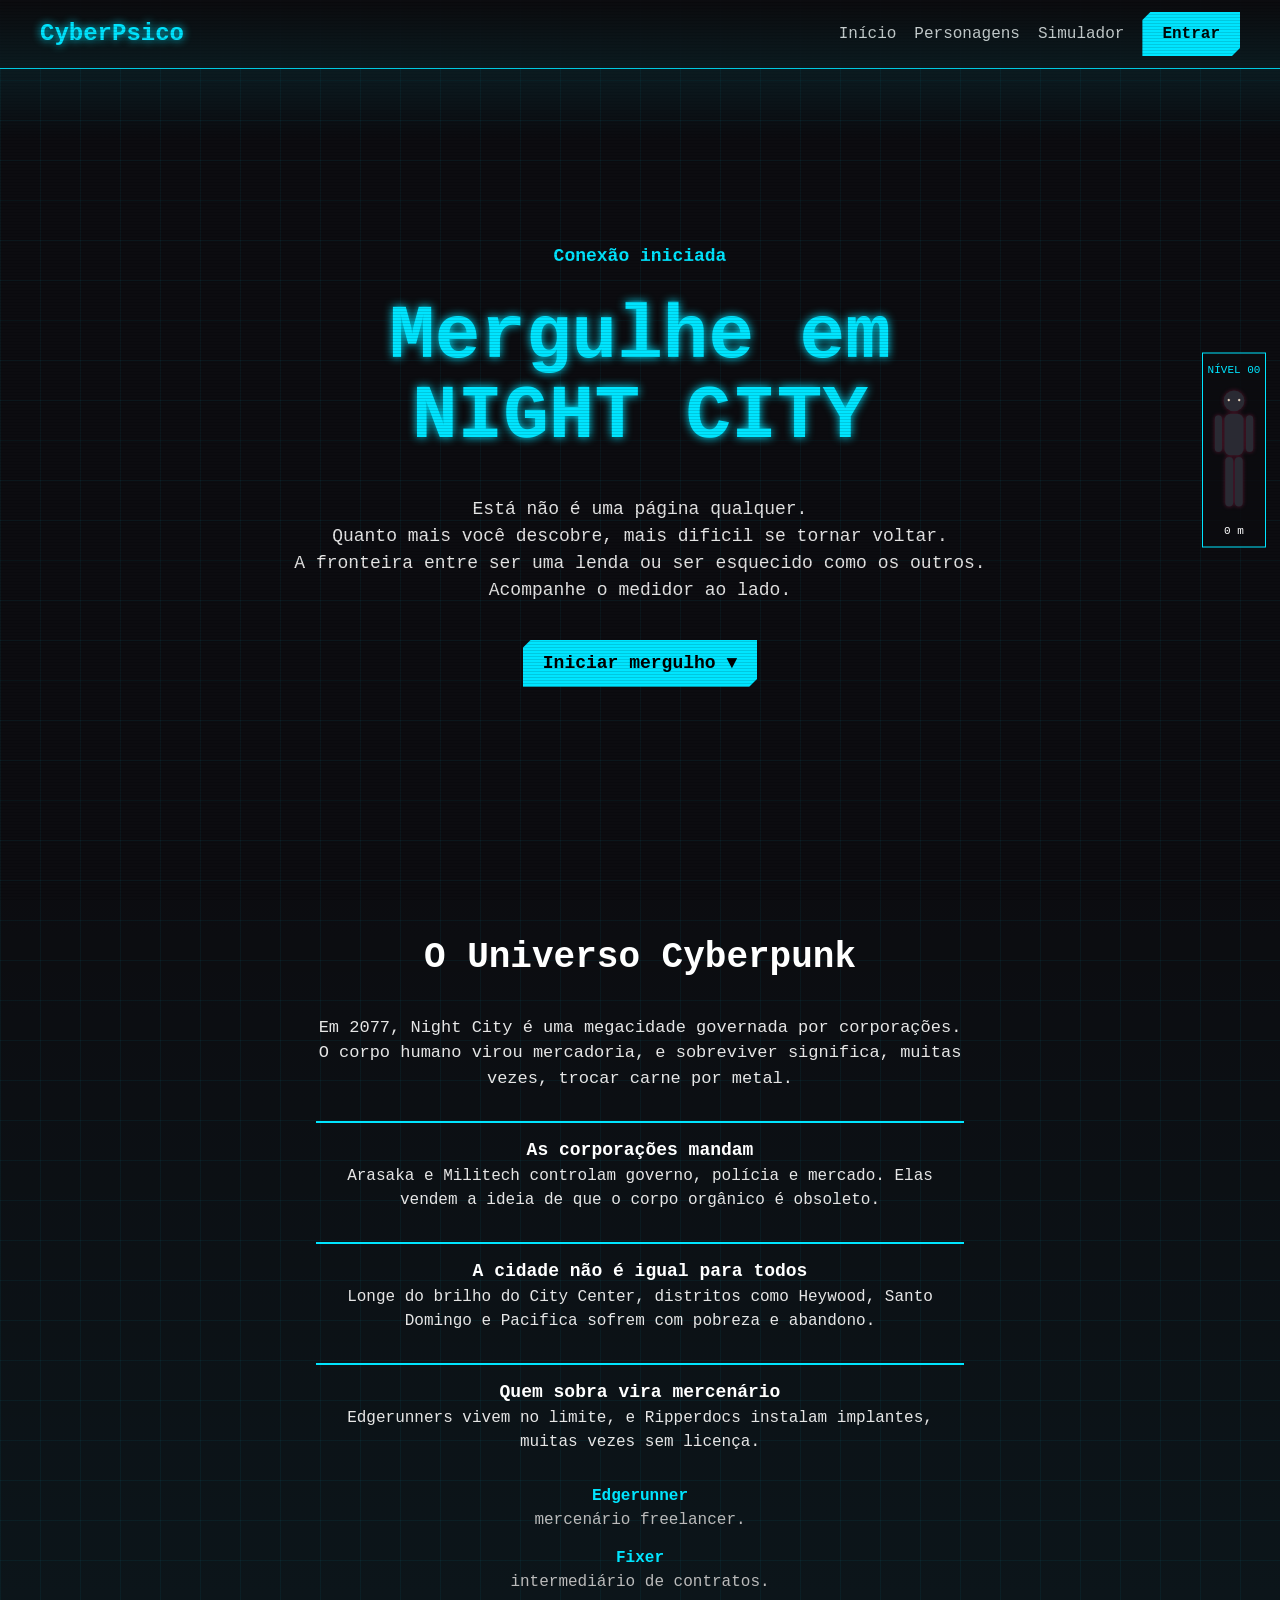
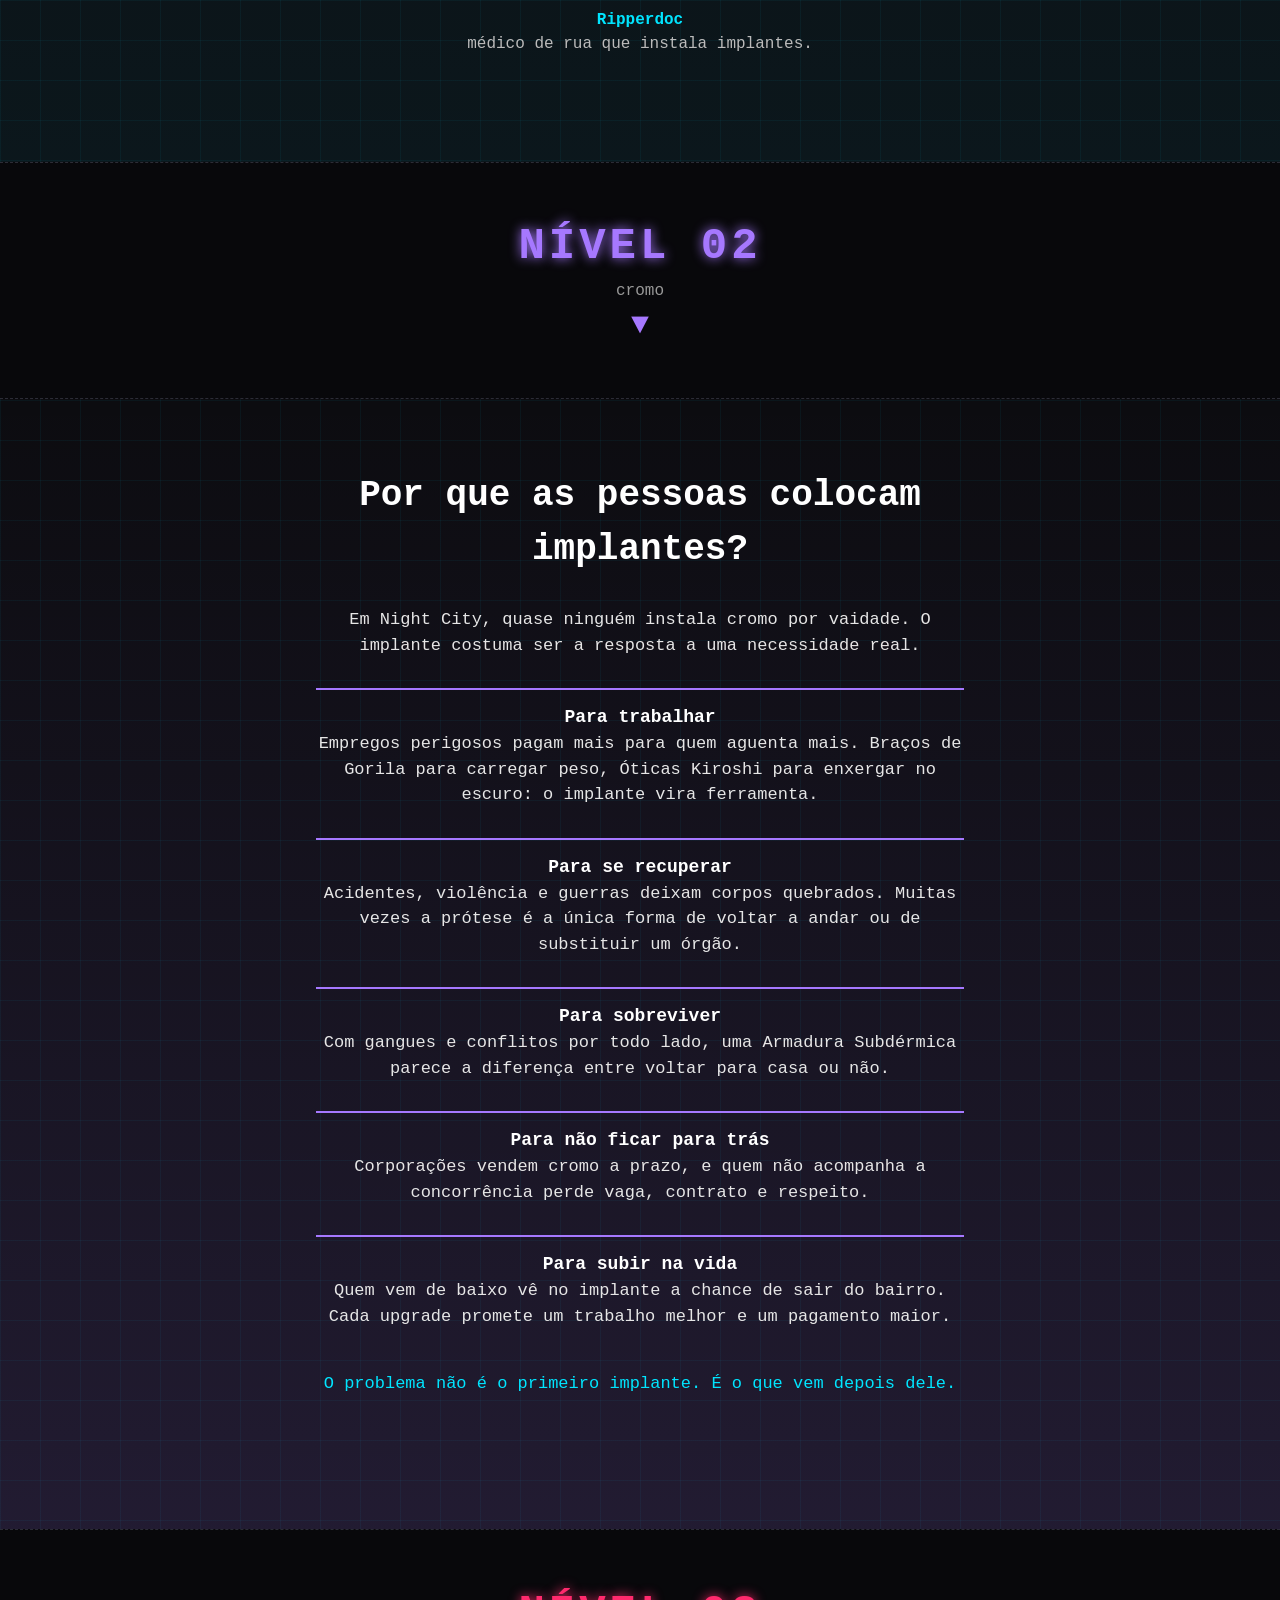
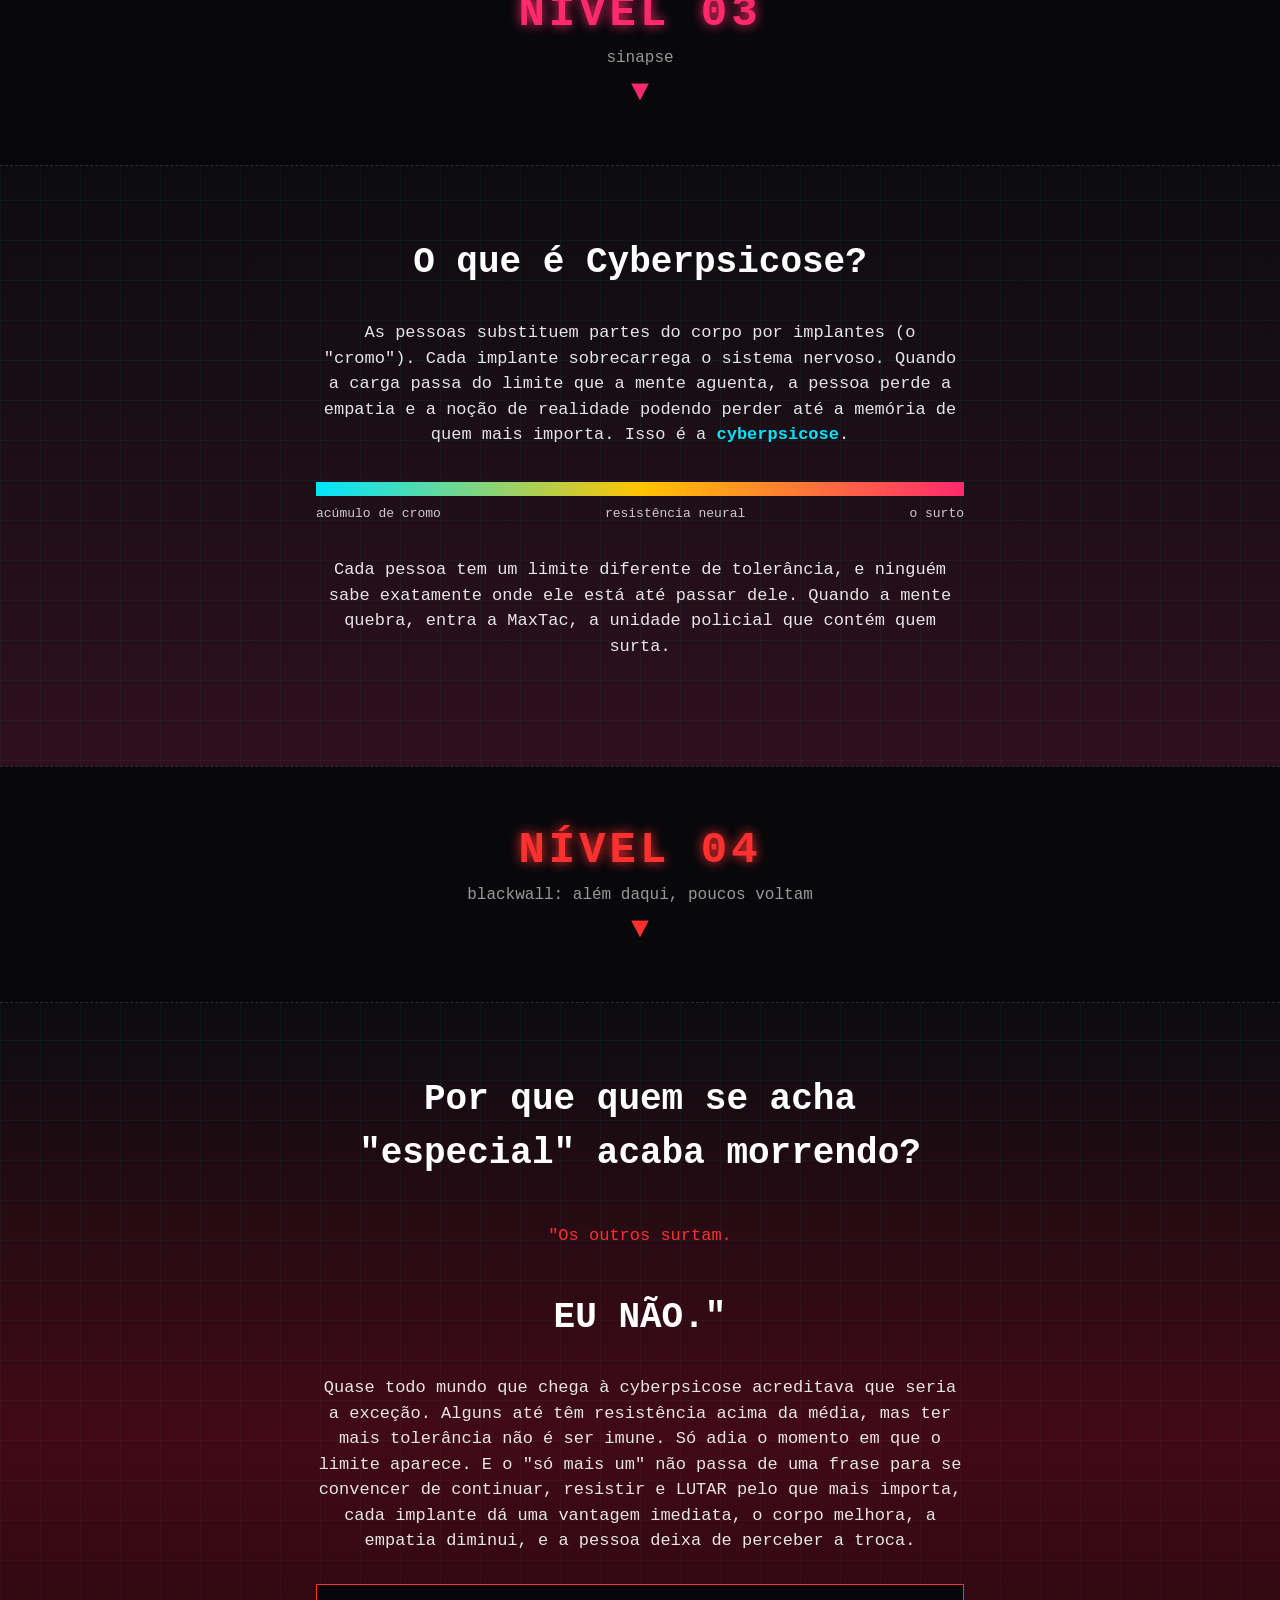
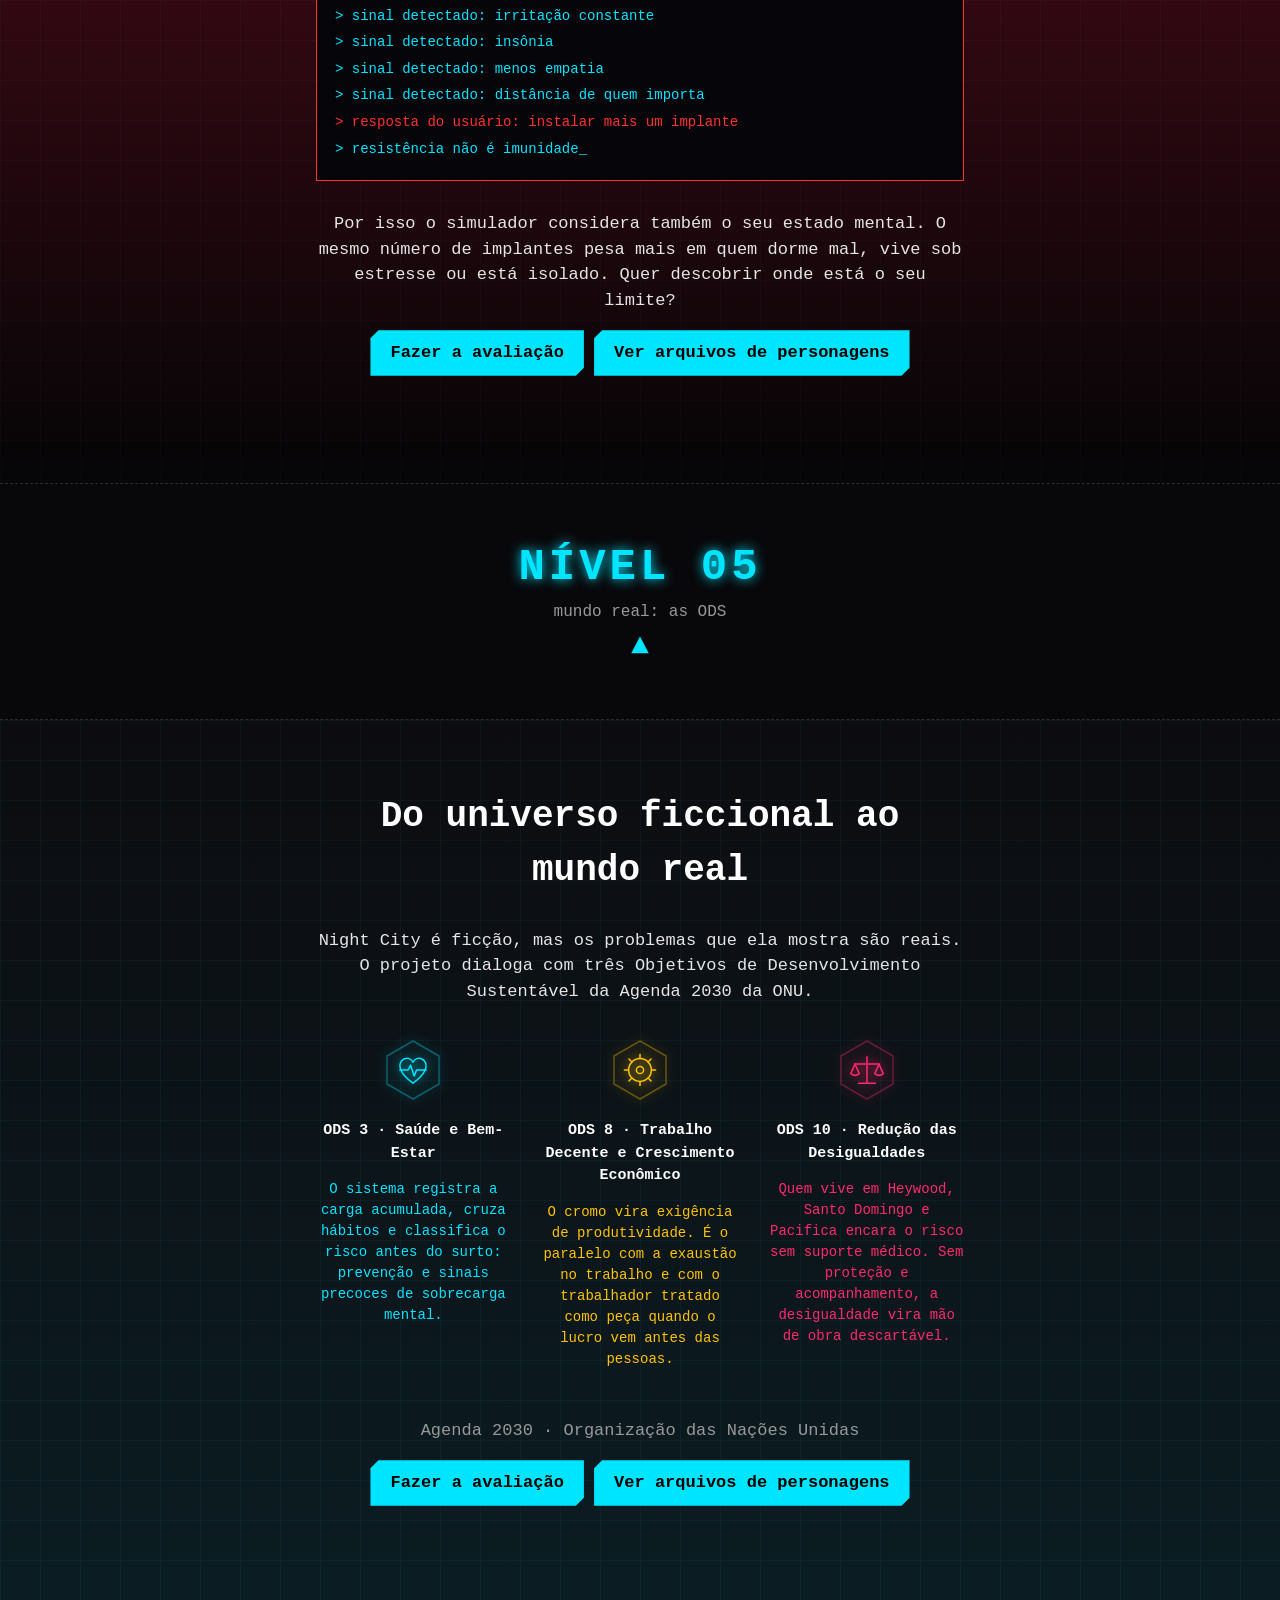
<file: public/index.html>
<!DOCTYPE html>
<html lang="pt-br">

<head>
  <meta charset="UTF-8">
  <meta name="viewport" content="width=device-width, initial-scale=1">
  <title>Início - CyberPsico</title>
  <link rel="stylesheet" href="css/estilo.css">
  <link rel="stylesheet" href="css/home.css">
  <link rel="shortcut icon" href="assets/icon/favicon2.ico">
</head>

<body>
  <div class="topo">
    <h2>CyberPsico</h2>
    <div class="menu"><a href="index.html">Início</a><a href="personagens.html">Personagens</a><a
        href="simulador.html">Simulador</a><a href="login.html" class="botao">Entrar</a></div>
  </div>

  <!-- medidor fixo na lateral -->
  <div id="medidor">
    <div id="nivelAtual">NÍVEL 00</div>
    <svg id="pessoa" viewBox="0 0 60 160" width="48" height="128" aria-hidden="true">
      <defs>
        <!-- o corpo é desenhado uma vez e reaproveitado (contorno + enchimento) -->
        <g id="forma">
          <circle cx="30" cy="18" r="13"/>
          <rect x="18" y="34" width="24" height="52" rx="8"/>
          <rect x="6" y="36" width="9" height="46" rx="4.5"/>
          <rect x="45" y="36" width="9" height="46" rx="4.5"/>
          <rect x="19" y="88" width="10" height="62" rx="5"/>
          <rect x="31" y="88" width="10" height="62" rx="5"/>
        </g>
        <!-- retângulo que sobe de baixo para cima e "enche" a pessoa -->
        <clipPath id="recorteNivel"><rect id="recorteRect" x="0" y="160" width="60" height="0"/></clipPath>
      </defs>

      <!-- ecos: cópias da pessoa que se afastam e vibram (imagem dupla) -->
      <use href="#pessoaToda" class="eco eco3"/>
      <use href="#pessoaToda" class="eco eco2"/>
      <use href="#pessoaToda" class="eco eco1"/>

      <g id="pessoaToda">
        <use href="#forma" fill="#2a2a33"/>
        <g clip-path="url(#recorteNivel)"><use id="pessoaCheia" href="#forma" fill="rgb(0,229,255)"/></g>
        <!-- rachaduras: aparecem no fundo -->
        <g id="rachaduras" fill="none" stroke="#0c0c10" stroke-width="0.7" stroke-linecap="round" opacity="0">
          <path d="M25 8 L28 13 L26 17"/>
          <path d="M26 40 L30 48 L27 56 L31 64"/>
          <path d="M10 42 L12 50 L9 58"/>
          <path d="M36 92 L34 104 L37 116"/>
        </g>
        <!-- olhos arregalados: esclera clara e pupila dourada -->
        <circle id="olhoE" cx="23.5" cy="17" r="1.8" fill="#ebe6e1" stroke="#1a0a10" stroke-width="0.5"/>
        <circle id="pupilaE" cx="23.5" cy="17" r="0.5" fill="#ffb000"/>
        <circle id="olhoD" cx="36.5" cy="17" r="1.8" fill="#ebe6e1" stroke="#1a0a10" stroke-width="0.5"/>
        <circle id="pupilaD" cx="36.5" cy="17" r="0.5" fill="#ffb000"/>
      </g>
    </svg>
    <div id="profundidade">0 m</div>
  </div>

  <!-- ABERTURA -->
  <div class="hero" id="topo">
    <p class="destaque">Conexão iniciada</p>
    <h1 class="glitch">Mergulhe em NIGHT CITY</h1>
    <p>Está não é uma página qualquer. <br> Quanto mais você descobre, mais dificil se tornar voltar. <br> A fronteira entre ser uma lenda ou ser esquecido como os outros.
    Acompanhe o medidor ao lado.</p>
    <p><a href="#nivel1" class="botao">Iniciar mergulho &#9660;</a></p>
  </div>

  <!-- NÍVEL 01 -->
  <div class="nivel" id="nivel1">
    <div class="miolo">
      <h2>O Universo Cyberpunk</h2>
      <p>Em 2077, Night City é uma megacidade governada por corporações. O corpo humano virou mercadoria, e
        sobreviver significa, muitas vezes, trocar carne por metal.</p>
      <div class="fato"><b>As corporações mandam</b>Arasaka e Militech controlam governo, polícia e mercado. Elas
        vendem a ideia de que o corpo orgânico é obsoleto.</div>
      <div class="fato"><b>A cidade não é igual para todos</b>Longe do brilho do City Center, distritos como
        Heywood, Santo Domingo e Pacifica sofrem com pobreza e abandono.</div>
      <div class="fato"><b>Quem sobra vira mercenário</b>Edgerunners vivem no limite, e Ripperdocs instalam
        implantes, muitas vezes sem licença.</div>
      <dl class="glossario">
        <dt>Edgerunner</dt><dd>mercenário freelancer.</dd>
        <dt>Fixer</dt><dd>intermediário de contratos.</dd>
        <dt>Ripperdoc</dt><dd>médico de rua que instala implantes.</dd>
      </dl>
    </div>
  </div>

  <div class="mergulho m2"><strong>NÍVEL 02</strong><span>cromo</span><span class="seta">&#9660;</span></div>

  <!-- NÍVEL 02 -->
  <div class="nivel" id="nivel2">
    <div class="miolo">
      <h2>Por que as pessoas colocam implantes?</h2>
      <p>Em Night City, quase ninguém instala cromo por vaidade. O implante costuma ser a resposta a uma
        necessidade real.</p>
      <div class="razoes">
        <p><b>Para trabalhar</b>Empregos perigosos pagam mais para quem aguenta mais. Braços de Gorila para carregar
          peso, Óticas Kiroshi para enxergar no escuro: o implante vira ferramenta.</p>
        <p><b>Para se recuperar</b>Acidentes, violência e guerras deixam corpos quebrados. Muitas vezes a prótese é a
          única forma de voltar a andar ou de substituir um órgão.</p>
        <p><b>Para sobreviver</b>Com gangues e conflitos por todo lado, uma Armadura Subdérmica parece a diferença
          entre voltar para casa ou não.</p>
        <p><b>Para não ficar para trás</b>Corporações vendem cromo a prazo, e quem não acompanha a concorrência perde
          vaga, contrato e respeito.</p>
        <p><b>Para subir na vida</b>Quem vem de baixo vê no implante a chance de sair do bairro. Cada upgrade
          promete um trabalho melhor e um pagamento maior.</p>
      </div>
      <p class="frase-grande">O problema não é o primeiro implante. É o que vem depois dele.</p>
    </div>
  </div>

  <div class="mergulho m3"><strong>NÍVEL 03</strong><span>sinapse</span><span class="seta">&#9660;</span></div>

  <!-- NÍVEL 03 -->
  <div class="nivel" id="nivel3">
    <div class="miolo">
      <h2>O que é Cyberpsicose?</h2>
      <p>As pessoas substituem partes do corpo por implantes (o "cromo"). Cada implante sobrecarrega o sistema
        nervoso. Quando a carga passa do limite que a mente aguenta, a pessoa perde a empatia e a noção de
        realidade podendo perder até a memória de quem mais importa. Isso é a <span class="destaque">cyberpsicose</span>.</p>
      <div class="escala">
        <div class="faixa"></div>
        <div class="rotulos"><span>acúmulo de cromo</span><span>resistência neural</span><span>o surto</span></div>
      </div>
      <p>Cada pessoa tem um limite diferente de tolerância, e ninguém sabe exatamente onde ele está até
        passar dele. Quando a mente quebra, entra a MaxTac, a unidade policial que contém quem surta.</p>
    </div>
  </div>

  <div class="mergulho m4"><strong>NÍVEL 04</strong><span>blackwall: além daqui, poucos voltam</span><span
      class="seta">&#9660;</span></div>

  <!-- NÍVEL 04 -->
  <div class="nivel" id="nivel4">
    <div class="miolo">
      <h2>Por que quem se acha "especial" acaba morrendo?</h2>
      <p class="frase-grande">"Os outros surtam. <div class="glitch"><h2>EU NÃO."</h2></div></p>
      <p>Quase todo mundo que chega à cyberpsicose acreditava que seria a exceção. Alguns até têm resistência acima
        da média, mas ter mais tolerância não é ser imune. Só adia o momento em que o limite aparece. E o "só mais
        um" não passa de uma frase para se convencer de continuar, resistir e LUTAR pelo que mais importa, cada implante dá uma vantagem imediata, o corpo melhora, a empatia diminui, e a
        pessoa deixa de perceber a troca.</p>
      <div class="terminal">
        &gt; sinal detectado: irritação constante<br>
        &gt; sinal detectado: insônia<br>
        &gt; sinal detectado: menos empatia<br>
        &gt; sinal detectado: distância de quem importa<br>
        <span class="erro">&gt; resposta do usuário: instalar mais um implante</span><br>
        &gt; resistência não é imunidade<span class="cursor">_</span>
      </div>
      <p>Por isso o simulador considera também o seu estado mental. O mesmo número de implantes pesa mais em quem
        dorme mal, vive sob estresse ou está isolado. Quer descobrir onde está o seu limite?</p>
      <p><a href="cadastro.html" class="botao">Fazer a avaliação</a> <a href="personagens.html" class="botao">Ver
          arquivos de personagens</a></p>
      <p class="pequeno"></p>
    </div>
  </div>
  
  <div class="mergulho m5"><strong>NÍVEL 05</strong><span>mundo real: as ODS</span><span class="seta">&#9650;</span></div>

<!-- NÍVEL 05 -->
<div class="nivel" id="nivel5">
  <div class="miolo">
    <h2>Do universo ficcional ao mundo real</h2>
    <p>Night City é ficção, mas os problemas que ela mostra são reais. O projeto dialoga com três Objetivos de
      Desenvolvimento Sustentável da Agenda 2030 da ONU.</p>
    <div class="ods">
      <div class="ods-item ods3">
        <svg class="ods-icone" viewBox="0 0 64 64" fill="none" stroke="currentColor" stroke-width="2.5" stroke-linecap="round" stroke-linejoin="round" aria-hidden="true">
          <polygon points="32,3 58,18 58,46 32,61 6,46 6,18" stroke-opacity=".35" stroke-width="1.5"/>
          <g transform="translate(12.8 12.8) scale(.6)">
            <path d="M32 54C10 38 6 24 14 16C21 9 29 13 32 19C35 13 43 9 50 16C58 24 54 38 32 54Z"/>
            <path d="M10 32H24L28 24L34 42L38 32H54"/>
          </g>
        </svg>
        <h3>ODS 3 · Saúde e Bem-Estar</h3>
        <p>O sistema registra a carga acumulada, cruza hábitos e classifica o risco antes do surto: prevenção e
          sinais precoces de sobrecarga mental.</p>
      </div>
      <div class="ods-item ods8">
        <svg class="ods-icone" viewBox="0 0 64 64" fill="none" stroke="currentColor" stroke-width="2.5" stroke-linecap="round" stroke-linejoin="round" aria-hidden="true">
          <polygon points="32,3 58,18 58,46 32,61 6,46 6,18" stroke-opacity=".35" stroke-width="1.5"/>
          <g transform="translate(12.8 12.8) scale(.6)">
            <circle cx="32" cy="32" r="19"/><circle cx="32" cy="32" r="6"/>
            <path d="M32 6V13M32 51V58M6 32H13M51 32H58M13.6 13.6L18.6 18.6M45.4 45.4L50.4 50.4M13.6 50.4L18.6 45.4M45.4 18.6L50.4 13.6"/>
          </g>
        </svg>
        <h3>ODS 8 · Trabalho Decente e Crescimento Econômico</h3>
        <p>O cromo vira exigência de produtividade. É o paralelo com a exaustão no trabalho e com o trabalhador
          tratado como peça quando o lucro vem antes das pessoas.</p>
      </div>
      <div class="ods-item ods10">
        <svg class="ods-icone" viewBox="0 0 64 64" fill="none" stroke="currentColor" stroke-width="2.5" stroke-linecap="round" stroke-linejoin="round" aria-hidden="true">
          <polygon points="32,3 58,18 58,46 32,61 6,46 6,18" stroke-opacity=".35" stroke-width="1.5"/>
          <g transform="translate(12.8 12.8) scale(.6)">
            <path d="M32 10V54M18 54H46M12 22H52"/>
            <path d="M12 22L5 38Q12 44 19 38ZM52 22L45 38Q52 44 59 38Z"/>
          </g>
        </svg>
        <h3>ODS 10 · Redução das Desigualdades</h3>
        <p>Quem vive em Heywood, Santo Domingo e Pacifica encara o risco sem suporte médico. Sem proteção e
          acompanhamento, a desigualdade vira mão de obra descartável.</p>
      </div>
    </div>
    <p class="pequeno">Agenda 2030 · Organização das Nações Unidas</p>
    <p><a href="cadastro.html" class="botao">Fazer a avaliação</a> <a href="personagens.html" class="botao">Ver arquivos de personagens</a></p>
  </div>
</div>

  <script src="js/home.js"></script>
</body>

</html>
</file>
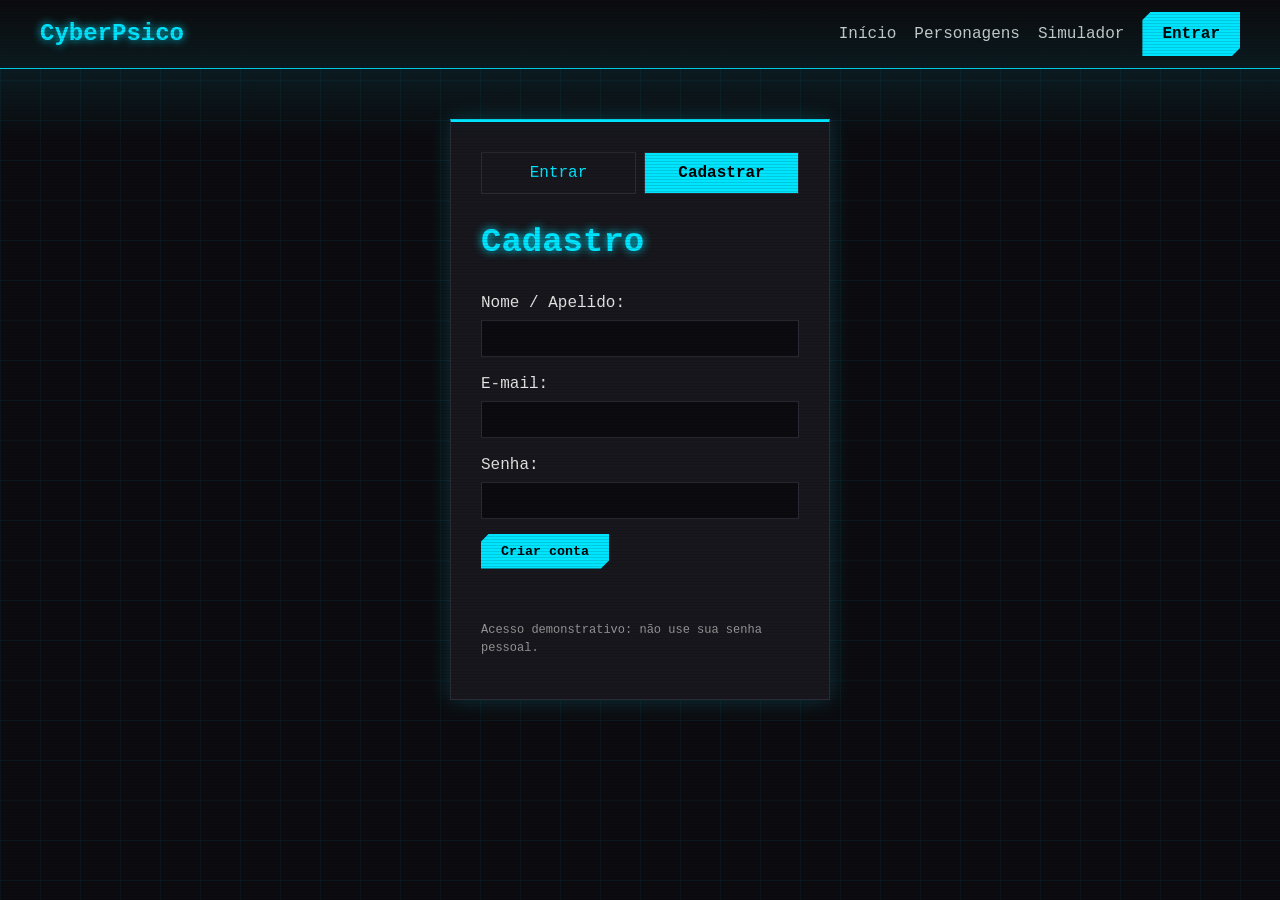
<file: public/cadastro.html>
<!DOCTYPE html>
<html lang="pt-br">

<head>
  <meta charset="UTF-8">
  <meta name="viewport" content="width=device-width, initial-scale=1">
  <title>Cadastro - CyberPsico</title>
  <link rel="stylesheet" href="css/estilo.css">
</head>

<body>
  <div class="topo">
    <h2>CyberPsico</h2>
    <div class="menu"><a href="index.html">Início</a><a href="personagens.html">Personagens</a><a
        href="simulador.html">Simulador</a><a href="login.html" class="botao">Entrar</a></div>
  </div>
  <div class="formulario">
    <div class="abas"><a href="login.html">Entrar</a><a href="cadastro.html" class="ativa">Cadastrar</a></div>
    <h1>Cadastro</h1>
    Nome / Apelido:<br><input id="input_nome" type="text">
    E-mail:<br><input id="input_email" type="text">
    Senha:<br><input id="input_senha" type="password">
    <button class="botao" onclick="cadastrar()">Criar conta</button>
    <p id="mensagem" class="mensagem"></p>
    <p class="pequeno">Acesso demonstrativo: não use sua senha pessoal.</p>
  </div>
  <script src="js/usuarios.js"></script>
  <script src="js/auth.js"></script>
</body>

</html>
</file>
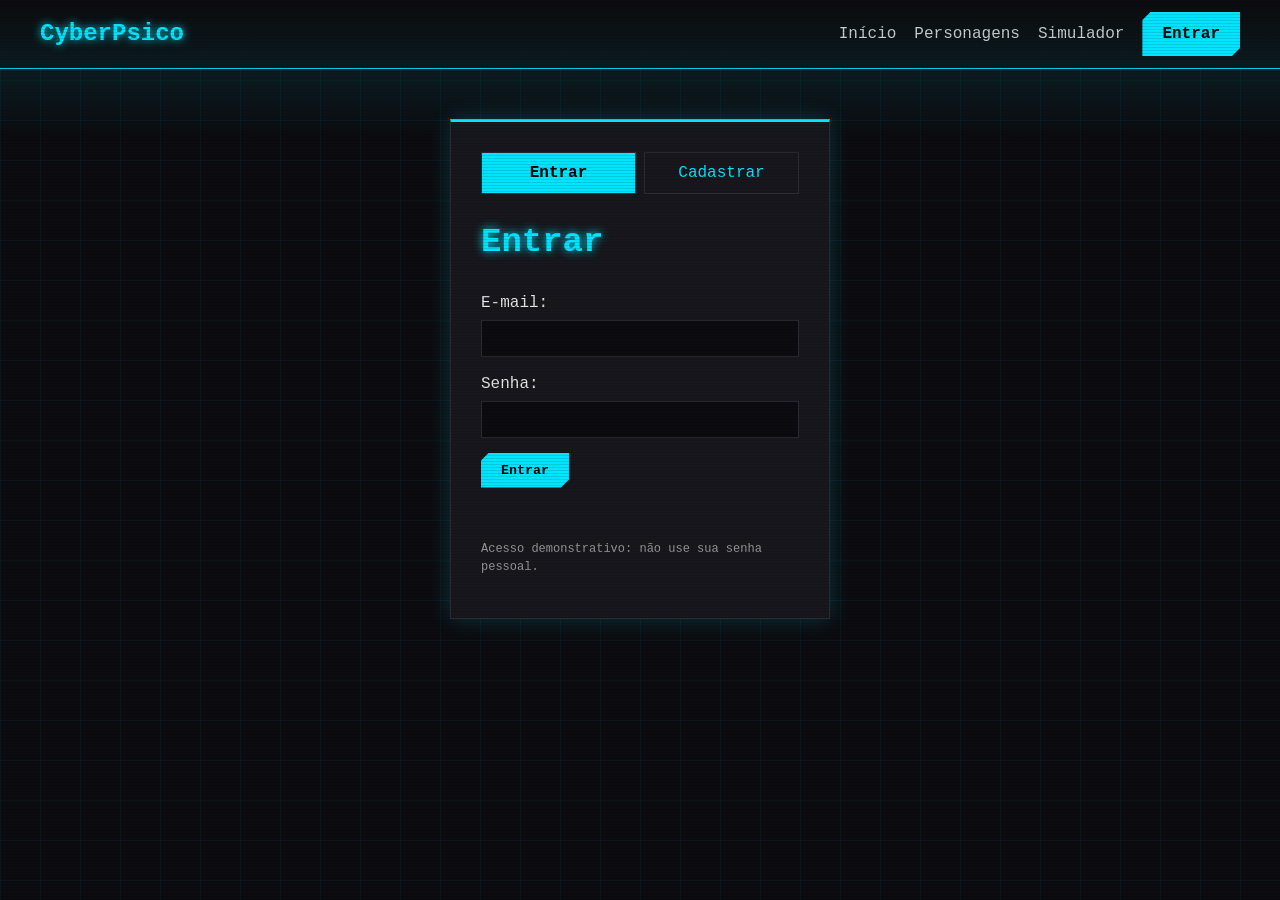
<file: public/login.html>
<!DOCTYPE html>
<html lang="pt-br">

<head>
  <meta charset="UTF-8">
  <meta name="viewport" content="width=device-width, initial-scale=1">
  <title>Login - CyberPsico</title>
  <link rel="stylesheet" href="css/estilo.css">
</head>

<body>
  <div class="topo">
    <h2>CyberPsico</h2>
    <div class="menu"><a href="index.html">Início</a><a href="personagens.html">Personagens</a><a
        href="simulador.html">Simulador</a><a href="login.html" class="botao">Entrar</a></div>
  </div>
  <div class="formulario">
    <div class="abas"><a href="login.html" class="ativa">Entrar</a><a href="cadastro.html">Cadastrar</a></div>
    <h1>Entrar</h1>
    E-mail:<br><input id="input_email" type="text">
    Senha:<br><input id="input_senha" type="password">
    <button class="botao" onclick="entrar()">Entrar</button>
    <p id="mensagem" class="mensagem"></p>
    <p class="pequeno">Acesso demonstrativo: não use sua senha pessoal.</p>
  </div>
  <script src="js/usuarios.js"></script>
  <script src="js/auth.js"></script>
</body>

</html>
</file>
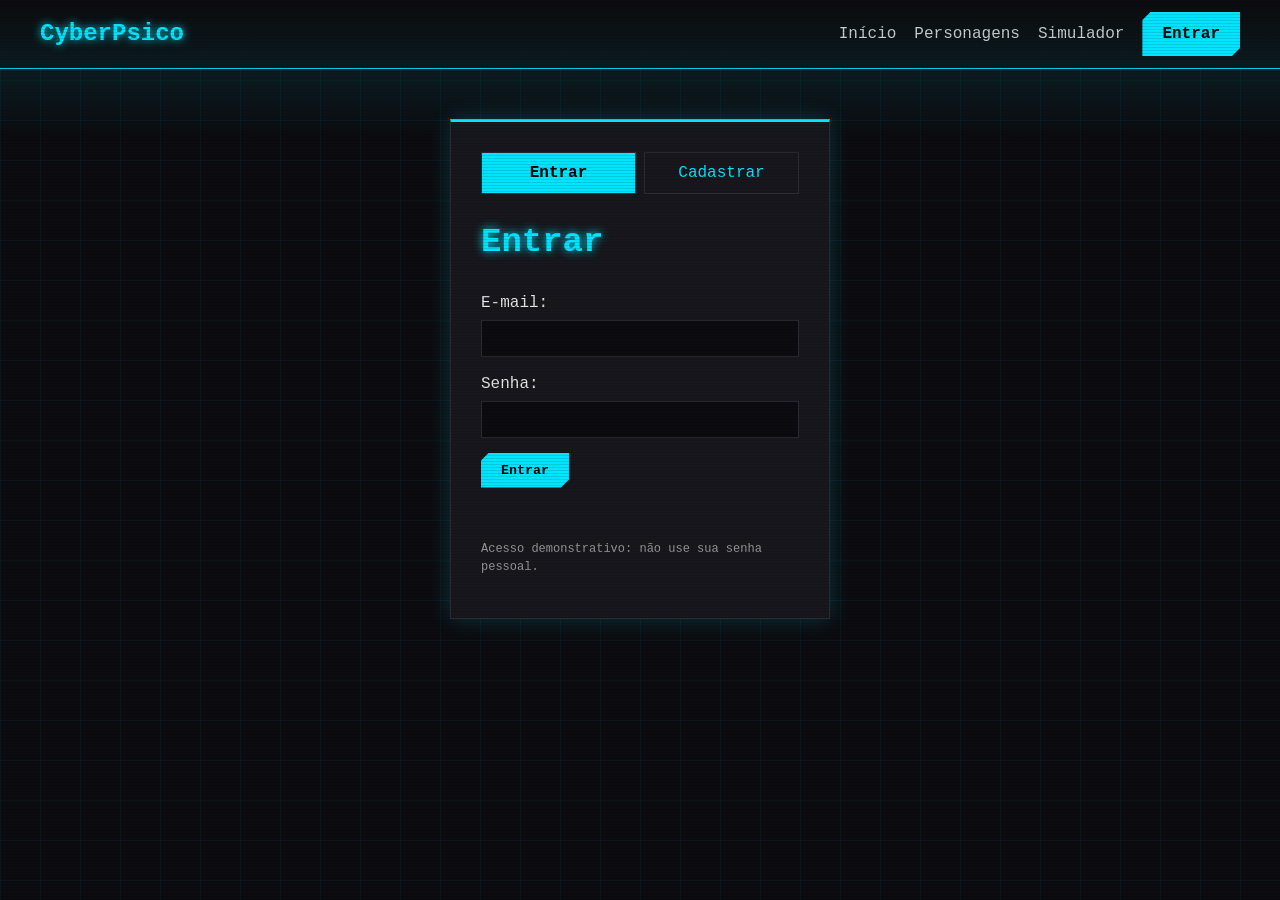
<file: public/simulador.html>
<!DOCTYPE html>
<html lang="pt-br">

<head>
  <meta charset="UTF-8">
  <meta name="viewport" content="width=device-width, initial-scale=1">
  <title>Simulador - CyberPsico</title>
  <link rel="stylesheet" href="css/estilo.css">
</head>

<body>
  <div class="topo">
    <h2>CyberPsico</h2>
    <div class="menu"><a href="index.html">Início</a><a href="personagens.html">Personagens</a><a
        href="simulador.html">Avaliação</a><a href="#" class="botao" onclick="sair('login.html')">Sair</a></div>
  </div>
  <div class="conteudo">
    <p class="destaque" id="operador"></p>
    <h1>Avaliação Biossocial</h1>
    <div id="etapa1">
      <h2 class="secao">Seu corpo, suas escolhas</h2>
      <p>Escolha os implantes. No dia a dia, o que importa é o benefício de cada um, mas todos pesam no cérebro. <b
          id="contador">0 / 12</b> selecionados.</p>
      <div id="listaImplantes" class="grade"></div>
      <p class="mensagem" id="erro1"></p>
      <button class="botao" onclick="irParaPerfil()">Continuar para o perfil</button>
    </div>
    <div id="etapa2" class="escondido">
      <h2 class="secao">Quem ainda vive por trás do cromo?</h2>
      <p>Seu cotidiano em Night City também deixa marcas.</p>
      <div id="listaPerguntas"></div>
      <p class="mensagem" id="erro2"></p>
      <button class="botao" onclick="voltar()">Voltar aos implantes</button>
      <button class="botao" onclick="processar()">Processar saturação neural</button>
      <p class="pequeno">Simulação fictícia. Não é uma avaliação psicológica real.</p>
    </div>
  </div>
  <script src="js/dados.js"></script>
  <script src="js/sessao.js"></script>
  <script src="js/simulador.js"></script>
</body>

</html>
</file>
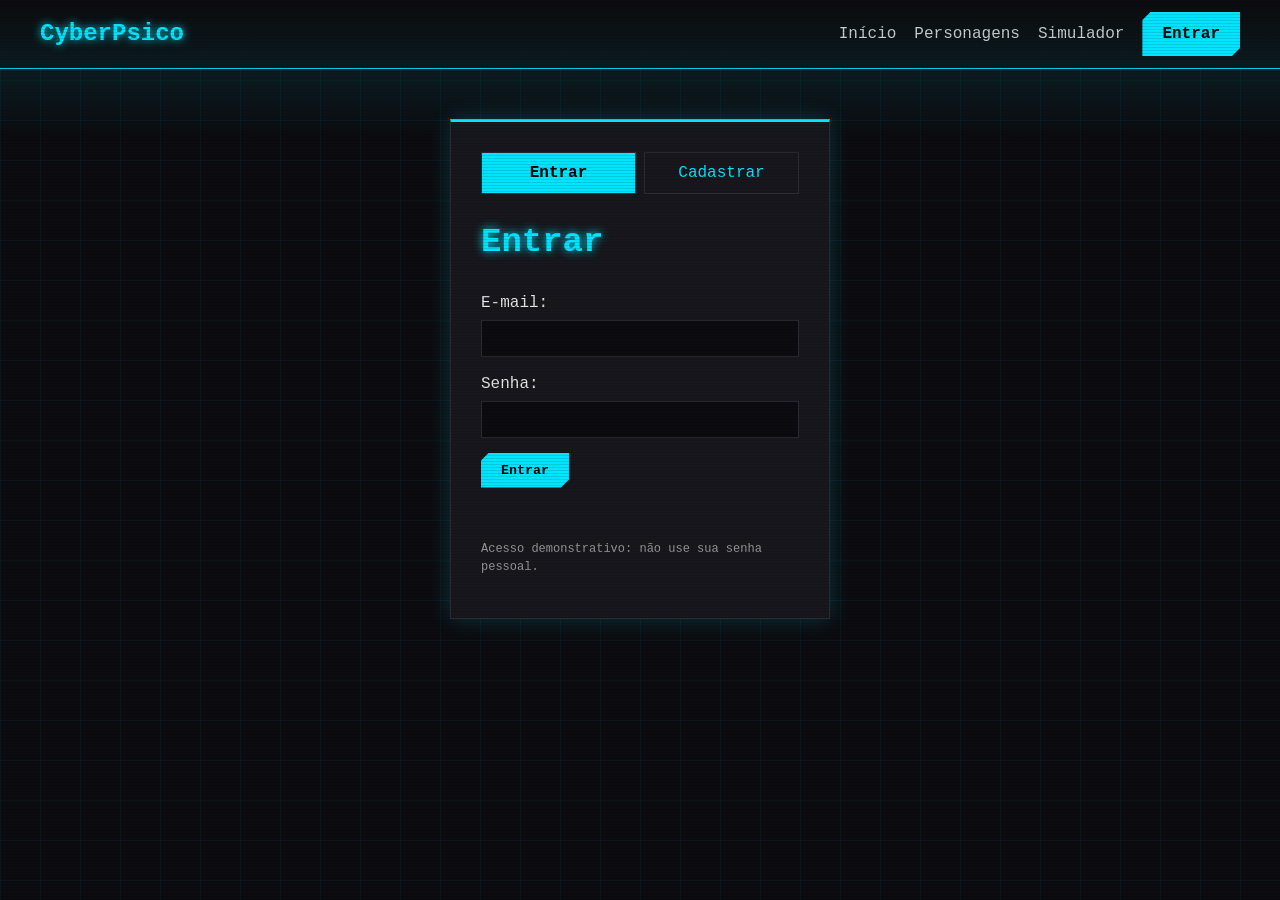
<file: public/dashboard/dashboard.html>
<!DOCTYPE html>
<html lang="pt-br">

<head>
  <meta charset="UTF-8">
  <meta name="viewport" content="width=device-width, initial-scale=1">
  <title>Resultado - CyberPsico</title>
  <link rel="stylesheet" href="../css/estilo.css">
</head>

<body>
  <div class="topo">
    <h2>CyberPsico</h2>
    <div class="menu"><a href="../index.html">Início</a><a href="../personagens.html">Personagens</a><a
        href="../simulador.html">Refazer avaliação</a><a href="#" class="botao" onclick="sair('../login.html')">Sair</a>
    </div>
  </div>
  <div class="conteudo">
    <p class="destaque" id="operador"></p>
    <h1 class="glitch">O Veredito do Cyberpsicose</h1>
    <div class="grade">
      <div class="caixa kpi">
        <div class="numero" id="kpiImplantes"></div>Implantes ativos
      </div>
      <div class="caixa kpi">
        <div class="numero" id="kpiSaturacao"></div>Saturação sináptica<br><span class="pequeno"
          id="kpiResistencia"></span>
      </div>
      <div class="caixa kpi">
        <div class="numero" id="kpiStatus" style="font-size:26px"></div>Status de risco atual
      </div>
    </div>
    <h2 class="secao">Benefícios x desgaste mental</h2>
    <canvas id="grafico" width="700" height="260"></canvas>
    <p class="pequeno"><span style="color:#00e5ff">&#9632; Benefícios</span> &nbsp; <span style="color:#ff2a6d">&#9632;
        Desgaste mental</span> (conforme você adiciona implantes, na ordem escolhida)</p>
    <h2 class="secao">Seus fatores de risco</h2>
    <div id="fatores"></div>
    <h2 class="secao">O que o cromo te deu</h2>
    <div id="beneficios"></div>
    <div class="aviso"><b id="tituloVisao"></b>
      <p id="textoVisao"></p><span class="pequeno">Simulação fictícia. Não é um diagnóstico psicológico.</span>
    </div>
    <p><a href="../simulador.html" class="botao">Recalcular implantes e perfil</a></p>
  </div>
  <script src="../js/dados.js"></script>
  <script src="../js/sessao.js"></script>
  <script src="../js/dashboard.js"></script>
</body>

</html>
</file>
<file: public/css/estilo.css>
/* ===== TEMA CYBERPUNK ===== */
:root {
  --ciano: #00e5ff;
  --rosa: #ff2a6d;
  --amarelo: #ffc400;
  --fundo: #0c0c10;
  --caixa: #17171d;
  --borda: #2c2c36;
}

* {
  box-sizing: border-box;
}

body {
  margin: 0;
  background-color: var(--fundo);
  color: #e6e6e6;
  font-family: "Courier New", monospace;
  line-height: 1.5;
  background-image: linear-gradient(rgba(0, 229, 255, .05) 1px, transparent 1px), linear-gradient(90deg, rgba(0, 229, 255, .05) 1px, transparent 1px);
  background-size: 40px 40px;
}

/* linhas de monitor antigo por cima de tudo */
body::after {
  content: "";
  position: fixed;
  top: 0;
  left: 0;
  width: 100%;
  height: 100%;
  pointer-events: none;
  background: repeating-linear-gradient(transparent 0, transparent 2px, rgba(0, 0, 0, .25) 3px);
}

.topo {
  display: flex;
  justify-content: space-between;
  align-items: center;
  flex-wrap: wrap;
  padding: 12px 40px;
  border-bottom: 1px solid var(--ciano);
  background: #0c0c10ee;
}

.topo h2 {
  color: var(--ciano);
  margin: 0;
  text-shadow: 0 0 8px var(--ciano);
}

.menu a {
  color: #ccc;
  text-decoration: none;
  margin-left: 18px;
}

.menu a:hover {
  color: var(--ciano);
}

.botao {
  background: var(--ciano);
  color: #000 !important;
  padding: 10px 20px;
  font-weight: bold;
  border: none;
  cursor: pointer;
  font-family: inherit;
  text-decoration: none;
  display: inline-block;
  clip-path: polygon(8px 0, 100% 0, 100% calc(100% - 8px), calc(100% - 8px) 100%, 0 100%, 0 8px);
}

.botao:hover {
  background: var(--rosa);
}

.conteudo {
  max-width: 960px;
  margin: 0 auto;
  padding: 40px 20px;
}

h1 {
  color: var(--ciano);
  font-size: 34px;
  text-shadow: 0 0 10px var(--ciano);
}

h2.secao {
  border-left: 5px solid var(--ciano);
  padding-left: 12px;
  color: var(--ciano);
}

/* título que "bugs" de vez em quando */
.glitch {
  animation: glitch 3s infinite;
}

@keyframes glitch {

  0%,
  92%,
  100% {
    text-shadow: 0 0 10px var(--ciano);
  }

  94% {
    text-shadow: -3px 0 var(--rosa), 3px 0 var(--ciano);
  }

  96% {
    text-shadow: 3px 0 var(--rosa), -3px 0 var(--ciano);
  }
}

.grade {
  display: grid;
  grid-template-columns: repeat(auto-fit, minmax(250px, 1fr));
  gap: 16px;
}

.caixa {
  background: var(--caixa);
  border: 1px solid var(--borda);
  border-top: 2px solid var(--ciano);
  padding: 16px;
  margin-bottom: 16px;
}

.caixa h3 {
  margin: 0 0 8px 0;
  color: #fff;
}

.caixa:hover {
  box-shadow: 0 0 14px rgba(0, 229, 255, .35);
}

.destaque {
  color: var(--ciano);
  font-weight: bold;
}

.aviso {
  border-left: 4px solid var(--amarelo);
  background: #1d1a10;
  padding: 12px;
  color: #ddd;
}

/* formulário */
.formulario {
  max-width: 380px;
  margin: 50px auto;
  background: var(--caixa);
  border: 1px solid var(--borda);
  border-top: 3px solid var(--ciano);
  padding: 30px;
  box-shadow: 0 0 20px rgba(0, 229, 255, .2);
}

.abas {
  display: flex;
  gap: 8px;
  margin-bottom: 15px;
}

.abas a {
  flex: 1;
  text-align: center;
  padding: 8px;
  border: 1px solid var(--borda);
  color: var(--ciano);
  text-decoration: none;
}

.abas a.ativa {
  background: var(--ciano);
  color: #000;
  font-weight: bold;
}

input[type=text],
input[type=password] {
  width: 100%;
  padding: 10px;
  margin: 5px 0 15px 0;
  background: #0c0c10;
  color: #fff;
  border: 1px solid var(--borda);
  font-family: inherit;
}

input:focus {
  outline: none;
  border-color: var(--ciano);
  box-shadow: 0 0 8px var(--ciano);
}

.mensagem {
  color: var(--rosa);
  min-height: 20px;
}

.pequeno {
  font-size: 12px;
  color: #999;
}

/* personagens */
.ficha {
  display: flex;
  gap: 16px;
  flex-wrap: wrap;
}

.foto {
  width: 150px;
  height: 190px;
  background: linear-gradient(135deg, #222, #0a3a44);
  border: 1px solid var(--ciano);
  display: flex;
  align-items: center;
  justify-content: center;
  font-size: 40px;
  color: var(--ciano);
  position: relative;
  overflow: hidden;
}

.foto img {
  position: absolute;
  top: 0;
  left: 0;
  width: 100%;
  height: 100%;
  object-fit: cover;
}

.ficha .dados {
  flex: 1;
  min-width: 220px;
}

.frase {
  color: var(--amarelo);
  font-style: italic;
}

.carimbo {
  color: var(--rosa);
  border: 2px solid var(--rosa);
  padding: 2px 8px;
  display: inline-block;
  font-weight: bold;
  transform: rotate(-3deg);
}

/* simulador */
.implante {
  cursor: pointer;
  display: block;
}

.implante input {
  margin-right: 8px;
}

.implante.marcado {
  border-color: var(--ciano);
  background: #0b2a30;
}

.carga {
  color: var(--amarelo);
  font-size: 13px;
}

.opcao {
  display: inline-block;
  border: 1px solid var(--borda);
  padding: 6px 12px;
  margin: 4px 6px 4px 0;
  cursor: pointer;
}

.opcao.marcado {
  border-color: var(--ciano);
  background: #0b2a30;
  color: var(--ciano);
}

.opcao input {
  display: none;
}

.dica {
  font-size: 13px;
  color: #aaa;
  margin: 4px 0 20px 0;
}

.escondido {
  display: none;
}

/* dashboard */
.kpi {
  text-align: center;
}

.kpi .numero {
  font-size: 42px;
  font-weight: bold;
  color: var(--ciano);
  text-shadow: 0 0 10px var(--ciano);
}

.barra {
  background: #0c0c10;
  border: 1px solid var(--borda);
  height: 16px;
  margin: 4px 0 12px 0;
}

.barra div {
  height: 100%;
  background: linear-gradient(90deg, var(--ciano), var(--rosa));
}

canvas {
  max-width: 100%;
  background: #0c0c10;
  border: 1px solid var(--borda);
}

@media (max-width:600px) {
  .topo {
    padding: 10px 15px;
  }

  h1 {
    font-size: 26px;
  }
}

/* chuva de dados: o canvas é criado pelo js/fundo.js e fica atrás de todo o conteúdo */
#fundo { position:fixed; top:0; left:0; width:100%; height:100%; z-index:-1; pointer-events:none; opacity:.3; }

/* feixe de luz que desce devagar pela tela */
body::before { content:""; position:fixed; left:0; top:0; width:100%; height:140px; pointer-events:none; z-index:4;
  background:linear-gradient(transparent, rgba(0,229,255,.07), transparent); animation:varredura 8s linear infinite; }
@keyframes varredura { from { transform:translateY(-140px); } to { transform:translateY(100vh); } }

/* logo do topo: ícone com brilho que falha de vez em quando, como um letreiro de neon */
.topo h2 { display:flex; align-items:center; margin:0; }
.marca { display:flex; align-items:center; gap:10px; line-height:1; color:inherit; text-decoration:none; }
.logo { height:30px; width:auto; display:block; filter:drop-shadow(0 0 6px var(--ciano)); animation:neon 6s infinite; }
@keyframes neon { 0%,90%,100% { opacity:1; } 92% { opacity:.35; } 94% { opacity:1; } 96% { opacity:.5; } }

@media (prefers-reduced-motion: reduce) { body::before, .logo { animation:none; } }

/* mapa de investigação holográfico */
.mapa { position:relative; height:620px; margin:20px 0; border:1px solid var(--ciano); overflow:hidden;
  background:radial-gradient(circle at center, rgba(0,229,255,.12), transparent 70%),
             linear-gradient(rgba(0,229,255,.06) 1px, transparent 1px),
             linear-gradient(90deg, rgba(0,229,255,.06) 1px, transparent 1px);
  background-size:100% 100%, 30px 30px, 30px 30px; box-shadow:inset 0 0 50px rgba(0,229,255,.2); }
.mapa::before { content:""; position:absolute; left:0; top:0; width:100%; height:80px; pointer-events:none;
  background:linear-gradient(transparent, rgba(0,229,255,.12), transparent); animation:varrerMapa 6s linear infinite; }
@keyframes varrerMapa { from { transform:translateY(-80px); } to { transform:translateY(620px); } }
.mapa-titulo { position:absolute; left:12px; top:10px; z-index:3; font-size:12px; letter-spacing:2px; color:var(--ciano); }

/* fios que ligam as fichas */
#fios { position:absolute; left:0; top:0; width:100%; height:100%; }
#fios line { stroke:rgba(0,229,255,.7); stroke-width:1.5; stroke-dasharray:6 6; vector-effect:non-scaling-stroke; animation:fluxo 1.2s linear infinite; }
#fios line.extra { stroke:var(--rosa); }
@keyframes fluxo { to { stroke-dashoffset:-12; } }

.hub { position:absolute; left:50%; top:50%; transform:translate(-50%,-50%); z-index:2; width:110px; height:110px; border-radius:50%;
  display:flex; align-items:center; justify-content:center; text-align:center; font-size:11px; color:var(--ciano);
  border:2px solid var(--ciano); background:rgba(0,229,255,.1); box-shadow:0 0 25px rgba(0,229,255,.5); animation:pulsarHub 3s ease-in-out infinite; }
@keyframes pulsarHub { 50% { box-shadow:0 0 45px rgba(0,229,255,.8); } }

/* cartões espalhados */
.no { position:absolute; z-index:2; width:140px; padding:8px; text-align:center; cursor:pointer;
  transform:translate(-50%,-50%) rotate(var(--giro)); background:rgba(0,229,255,.08); border:1px solid var(--ciano);
  box-shadow:0 0 14px rgba(0,229,255,.35); transition:transform .2s, box-shadow .2s; }
.no::before { content:""; position:absolute; left:50%; top:-6px; width:10px; height:10px; margin-left:-5px; border-radius:50%; background:var(--rosa); box-shadow:0 0 8px var(--rosa); }
.no:hover { transform:translate(-50%,-50%) rotate(0deg) scale(1.1); box-shadow:0 0 26px rgba(0,229,255,.8); z-index:5; }
.no b { display:block; margin:6px 0; font-size:13px; }
.no .carimbo { font-size:10px; transform:none; }
.mini { position:relative; overflow:hidden; height:80px; display:flex; align-items:center; justify-content:center; font-size:30px; color:var(--ciano); background:linear-gradient(135deg,#222,#0a3a44); }
.mini img { position:absolute; left:0; top:0; width:100%; height:100%; object-fit:cover; opacity:.85; }
.rotulo { position:absolute; z-index:3; transform:translate(-50%,-50%); padding:2px 6px; font-size:11px; color:var(--rosa); background:#0c0c10; border:1px solid var(--rosa); }

/* a mesa onde a ficha se expande */
.mesa { position:fixed; left:0; top:0; width:100%; height:100%; z-index:60; display:flex; align-items:center; justify-content:center; padding:16px; background:rgba(5,5,10,.82); }
.mesa-painel { position:relative; width:min(760px, 100%); max-height:90vh; overflow:auto; padding:24px; text-align:left;
  background:rgba(0,229,255,.07); border:1px solid var(--ciano); backdrop-filter:blur(6px);
  box-shadow:0 0 30px rgba(0,229,255,.4), inset 0 0 30px rgba(0,229,255,.12); }
.mesa-painel::before { content:""; position:absolute; inset:6px; border:1px dashed rgba(0,229,255,.35); pointer-events:none; }
.mesa-painel.abrindo { animation:expandir .45s cubic-bezier(.2,.8,.2,1); }
@keyframes expandir { from { transform:scale(.12); opacity:0; } to { transform:scale(1); opacity:1; } }
.fechar { position:absolute; right:12px; top:10px; z-index:1; padding:4px 10px; font-family:inherit; cursor:pointer; color:var(--ciano); background:transparent; border:1px solid var(--ciano); }

@media (max-width:600px) { .mapa { height:520px; } .no { width:100px; font-size:11px; } .mini { height:56px; } }
@media (prefers-reduced-motion: reduce) { #fios line, .hub, .mapa::before, .mesa-painel.abrindo { animation:none; } }
</file>
<file: public/css/home.css>
/* ===== HOME: DESCIDA ===== */
:root { --lilas:#a678ff; }
html { scroll-behavior:smooth; }

/* medidor de profundidade, sempre visível na lateral */
#medidor { position:fixed; right:14px; top:50%; transform:translateY(-50%); width:64px; text-align:center; font-size:11px; color:var(--ciano); z-index:5; background:#0c0c10cc; padding:8px 0; border:1px solid var(--borda); }
#profundidade { color:#fff; }

/* abertura */
.hero { min-height:88vh; display:flex; flex-direction:column; justify-content:center; align-items:center; text-align:center; max-width:760px; margin:0 auto; padding:0 24px; }
.hero h1 { font-size:clamp(40px, 9vw, 76px); line-height:1.05; margin:10px 0 20px 0; }
.hero p { font-size:18px; }

/* cada nível: fundo mais intenso que o anterior */
.nivel { padding:70px 24px 90px 24px; }
.miolo { max-width:760px; margin:0 auto; padding:0 56px; text-align:center; }
.miolo h2 { font-size:clamp(26px, 5vw, 36px); color:#fff; margin-top:0; }
.miolo p { font-size:17px; }
#nivel1 { background:linear-gradient(rgba(0,229,255,0), rgba(0,229,255,.05)); }
#nivel2 { background:linear-gradient(rgba(166,120,255,0), rgba(166,120,255,.14)); }
#nivel3 { background:linear-gradient(rgba(255,42,109,0), rgba(255,42,109,.14)); }
#nivel4 { background:linear-gradient(rgba(255,0,40,0), rgba(255,0,40,.22) 40%, rgba(0,0,0,.6)); }

/* faixa que separa os níveis */
.mergulho { text-align:center; padding:50px 20px; border-top:1px dashed var(--borda); border-bottom:1px dashed var(--borda); background:#08080b; }
.mergulho strong { display:block; font-size:clamp(24px, 6vw, 44px); letter-spacing:4px; color:var(--ciano); text-shadow:0 0 12px currentColor; }
.mergulho span { color:#999; }
.mergulho .seta { display:block; font-size:30px; color:var(--ciano); animation:descer 1.4s infinite; }
.m2 strong, .m2 .seta { color:var(--lilas); }
.m3 strong, .m3 .seta { color:var(--rosa); }
.m4 strong, .m4 .seta { color:#ff3030; }
@keyframes descer { 0%,100% { transform:translateY(-6px); opacity:.3; } 50% { transform:translateY(6px); opacity:1; } }

/* texto corrido com destaques, sem caixas */
.fato { border-top:2px solid var(--ciano); padding-top:14px; margin:30px 0; }
.fato b { display:block; color:#fff; font-size:18px; }
.razoes p { border-top:2px solid var(--lilas); padding-top:14px; margin:30px 0; }
.razoes b { display:block; color:#fff; font-size:18px; }
.glossario dt { color:var(--ciano); font-weight:bold; margin-top:14px; }
.glossario dd { margin:0; color:#bbb; }
.frase-grande { font-size:clamp(22px, 5vw, 32px); color:var(--ciano); margin:44px 0; line-height:1.3; }
#nivel4 .frase-grande { color:#ff3030; }

/* escala de carga (nível 3) */
.escala { margin:34px 0; }
.escala .faixa { height:14px; background:linear-gradient(90deg, var(--ciano), var(--amarelo), var(--rosa)); }
.escala .rotulos { display:flex; justify-content:space-between; font-size:13px; margin-top:8px; color:#ccc; }

/* terminal (nível 4) */
.terminal { text-align:left; background:#05050a; border:1px solid #ff3030; padding:18px; font-size:14px; line-height:1.9; color:var(--ciano); margin:30px 0; }
.terminal .erro { color:#ff3030; }
.cursor { animation:piscar 1s steps(1) infinite; }
@keyframes piscar { 50% { opacity:0; } }

@media (max-width:700px) { #medidor { width:52px; right:6px; } .miolo { padding:0 46px; } }
@media (prefers-reduced-motion: reduce) { html { scroll-behavior:auto; } .seta, .cursor, .glitch { animation:none; } }

/* pessoa do medidor: o JS ajusta --tremor, --eco e as durações conforme a profundidade */
#pessoa { display:block; margin:8px auto; overflow:visible; --tremor:0px; --eco:0; animation:tremer 0.5s linear infinite; }
#medidor { transition:border-color .3s; }
/* ecos: cópias da pessoa, cada uma mais afastada (--m), que vibram para os lados */
.eco { opacity:0; animation:eco 1.4s ease-in-out infinite; }
.eco1 { --m:1; }
.eco2 { --m:2; animation-delay:-0.2s; }
.eco3 { --m:3; animation-delay:-0.4s; }
@keyframes eco {
  0%,100% { transform:translateX(calc(var(--eco) * var(--m) * 1px)); }
  50% { transform:translateX(calc(var(--eco) * var(--m) * -0.5px)); }
}
@keyframes tremer {
  0%,100% { transform:translate(0,0); }
  25% { transform:translate(var(--tremor), calc(var(--tremor) * -0.5)); }
  50% { transform:translate(calc(var(--tremor) * -1), calc(var(--tremor) * 0.5)); }
  75% { transform:translate(calc(var(--tremor) * 0.5), var(--tremor)); }
}
/* sem animação: os ecos ficam parados, só afastados */
@media (prefers-reduced-motion: reduce) {
  #pessoa { animation:none; }
  .eco { animation:none; transform:translateX(calc(var(--eco) * var(--m) * 1px)); }
}

/* nível 5 (ODS) */
#nivel5 { background:linear-gradient(rgba(0,229,255,0), rgba(0,229,255,.08)); }
.ods { display:grid; grid-template-columns:repeat(auto-fit, minmax(190px, 1fr)); gap:32px; margin:34px 0; }
.ods-icone { width:64px; height:64px; filter:drop-shadow(0 0 6px currentColor); }
.ods-item h3 { margin:10px 0 6px 0; font-size:15px; color:#fff; }
.ods-item p { font-size:14px; }
.ods3 { color:var(--ciano); }
.ods8 { color:var(--amarelo); }
.ods10 { color:var(--rosa); }
</file>
